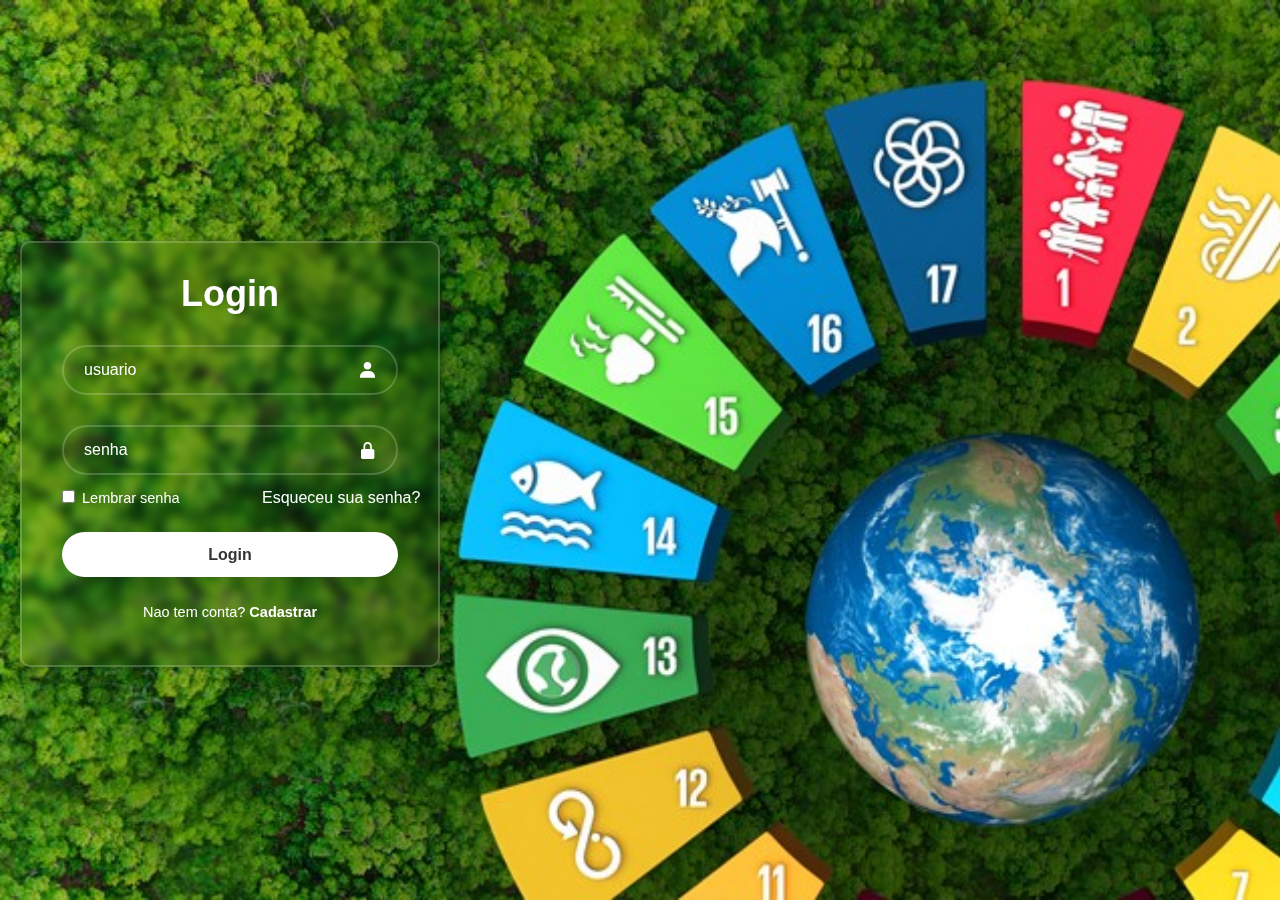
<file: index.html>
<!DOCTYPE html>
<html lang="en">

<head>
    <meta charset="UTF-8">
    <meta name="viewport" content="width=device-width, initial-scale=1.0">
    <link rel="stylesheet" href="style.css">
    <link href='https://unpkg.com/boxicons@2.1.4/css/boxicons.min.css' rel='stylesheet'>
    <title>Login Form</title>
    <script src="script.js"></script>
</head>

<body>

    <div class="wrapper">
        <form action="">
            <h1>Login</h1>
            <div class="input-box">
                <input type="text" placeholder="usuario" id="email" required>
                <i class='bx bxs-user'></i>
            </div>
            <div class="input-box">
                <input type="password" placeholder="senha" id="password" required>
                <i class='bx bxs-lock-alt'></i>
            </div>
            <div class="remember-forgot">


                <label><input type="checkbox"> Lembrar senha</label>

                <button type="submit" class="btn" onclick="auth()">Login</button>

            </div>
            <a id="atext" href="#">Esqueceu sua senha?</a>
            <div class="register-link">
                <p>Nao tem conta? <a href="#">Cadastrar</a> </p>
            </div>

        </form>
    </div>

</body>

</html>
</file>
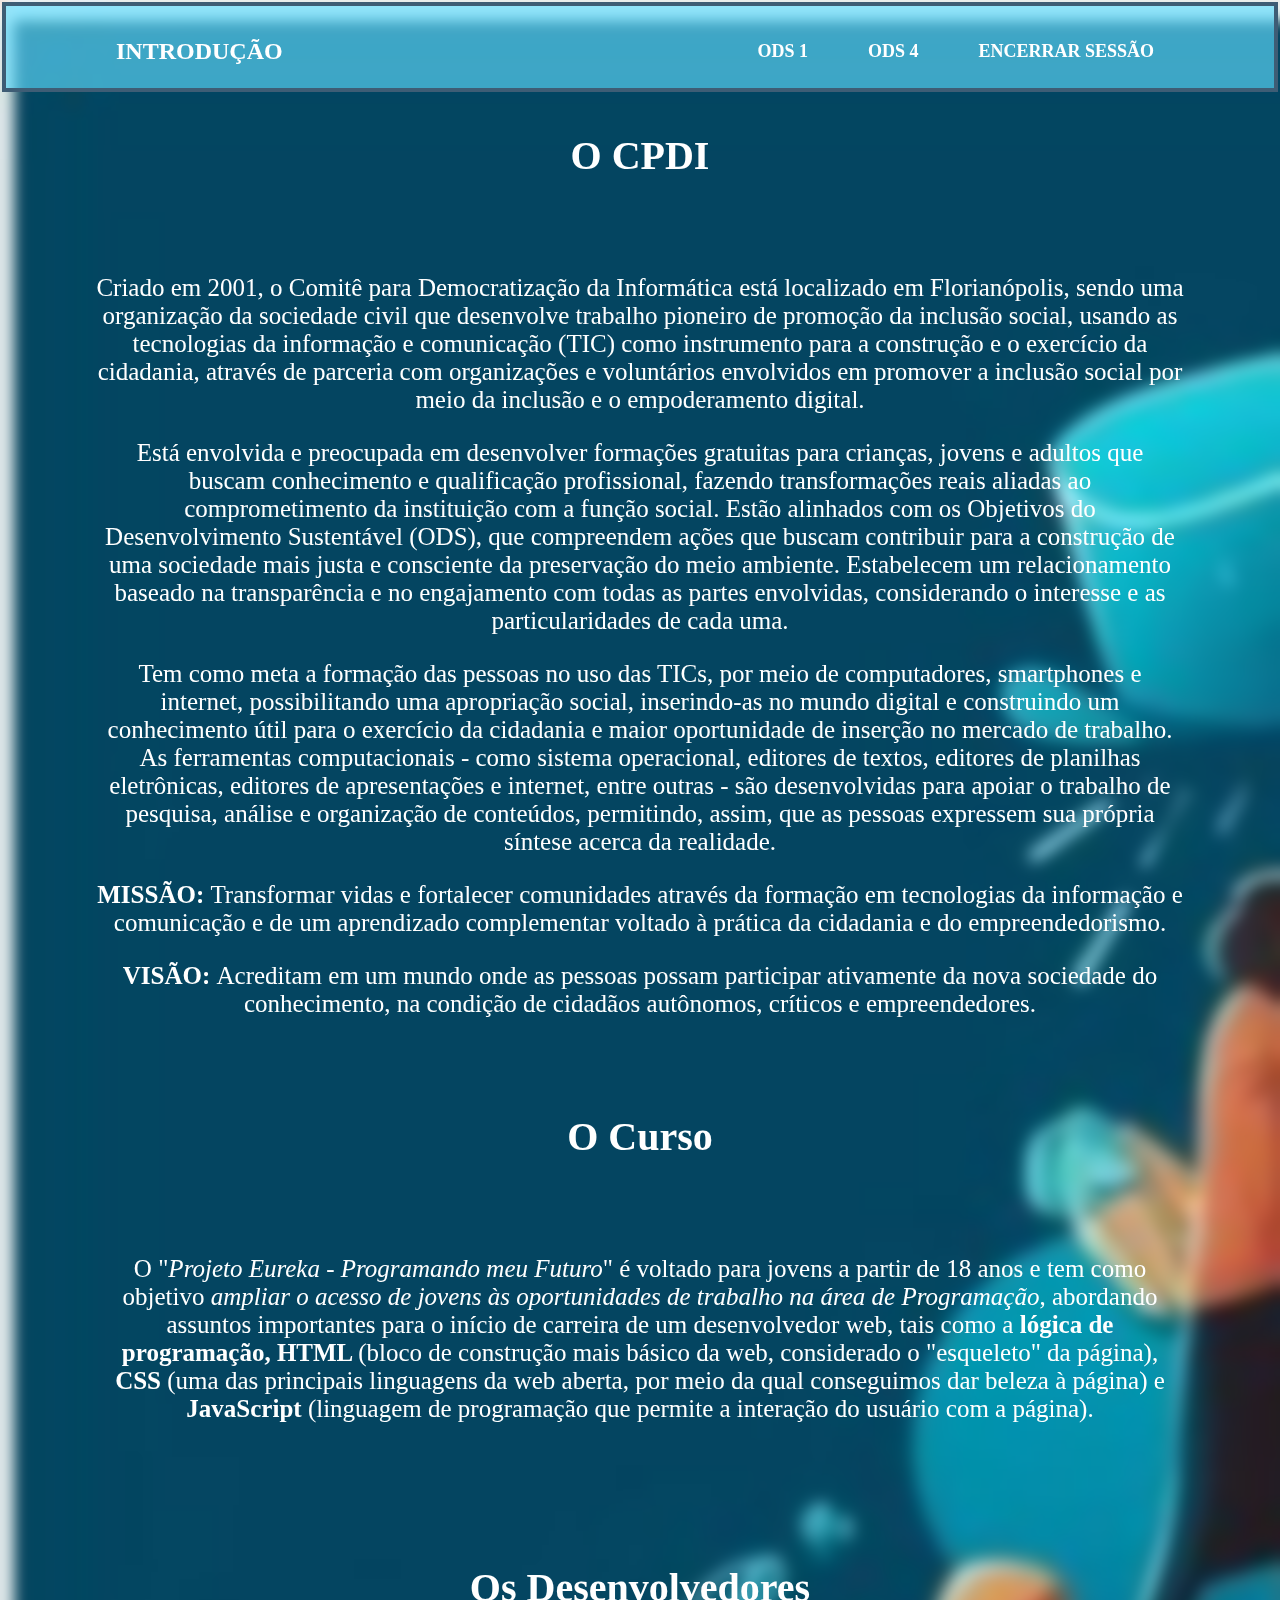
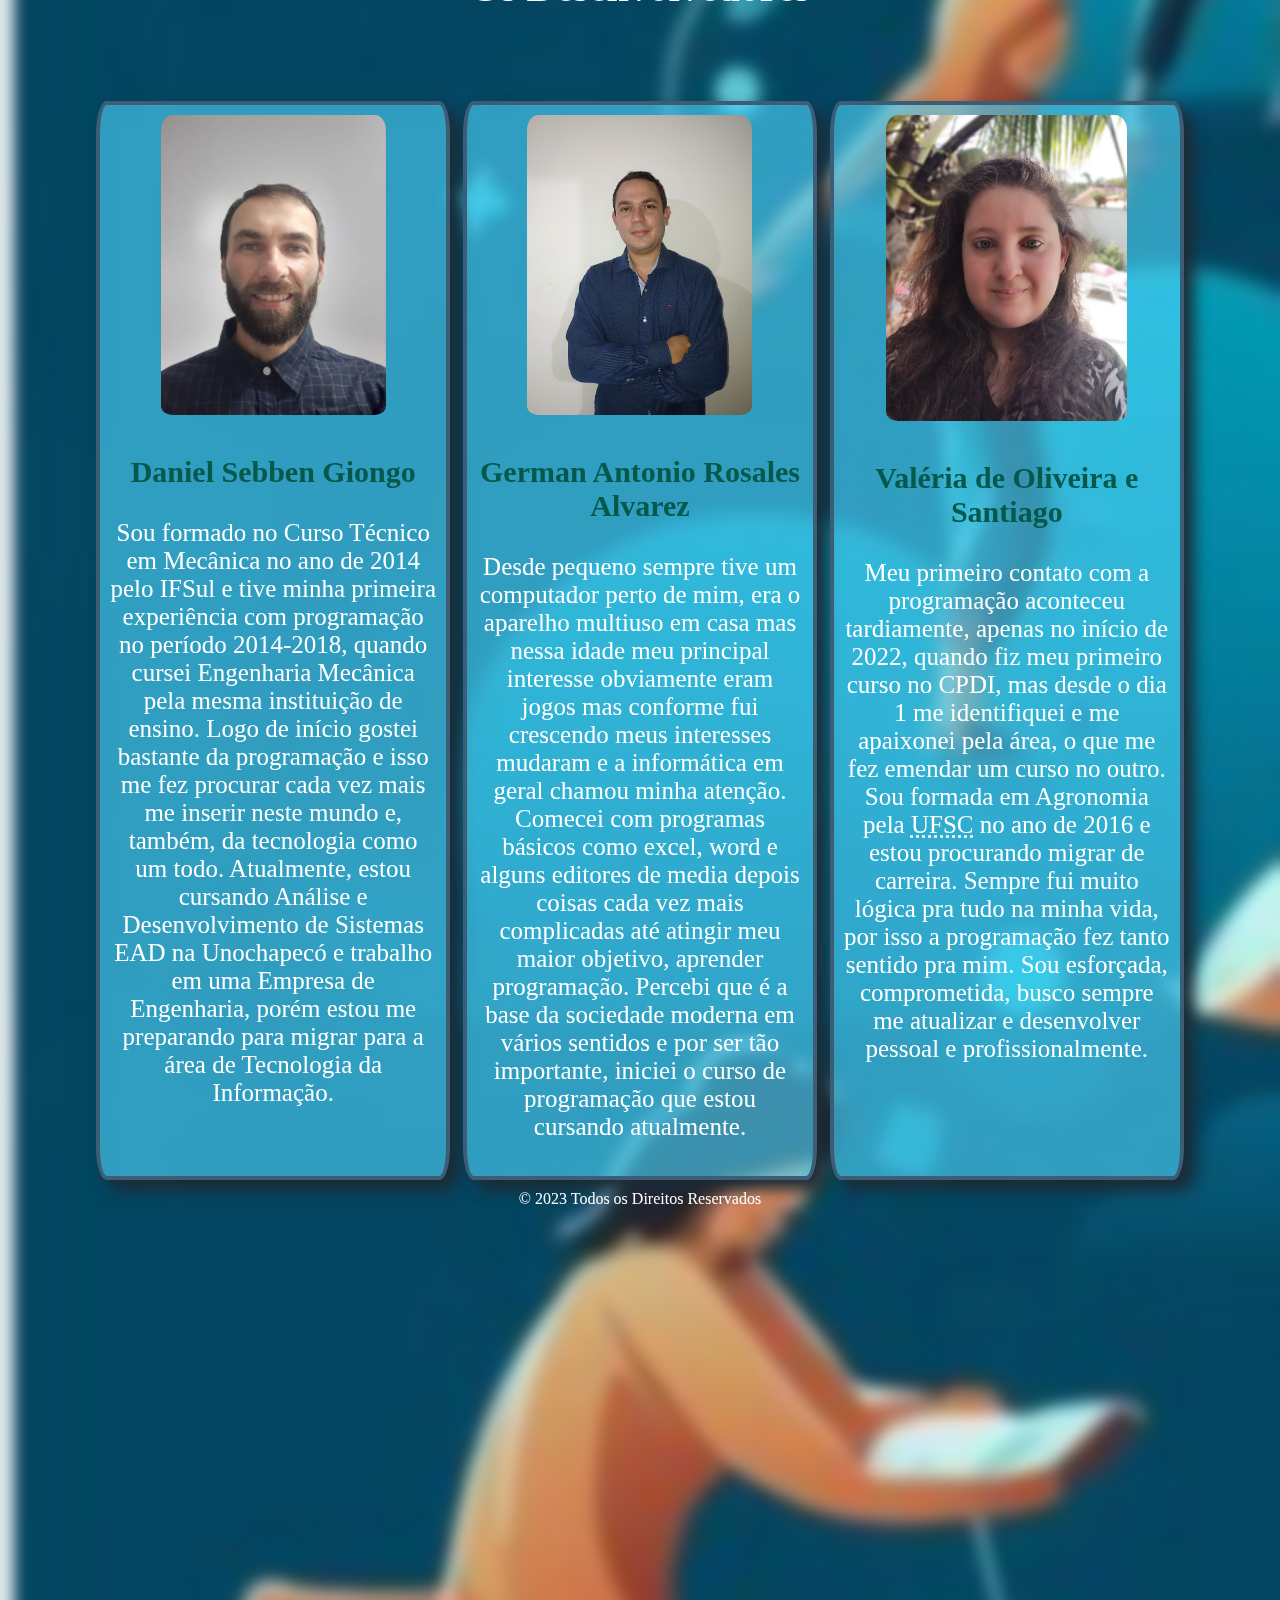
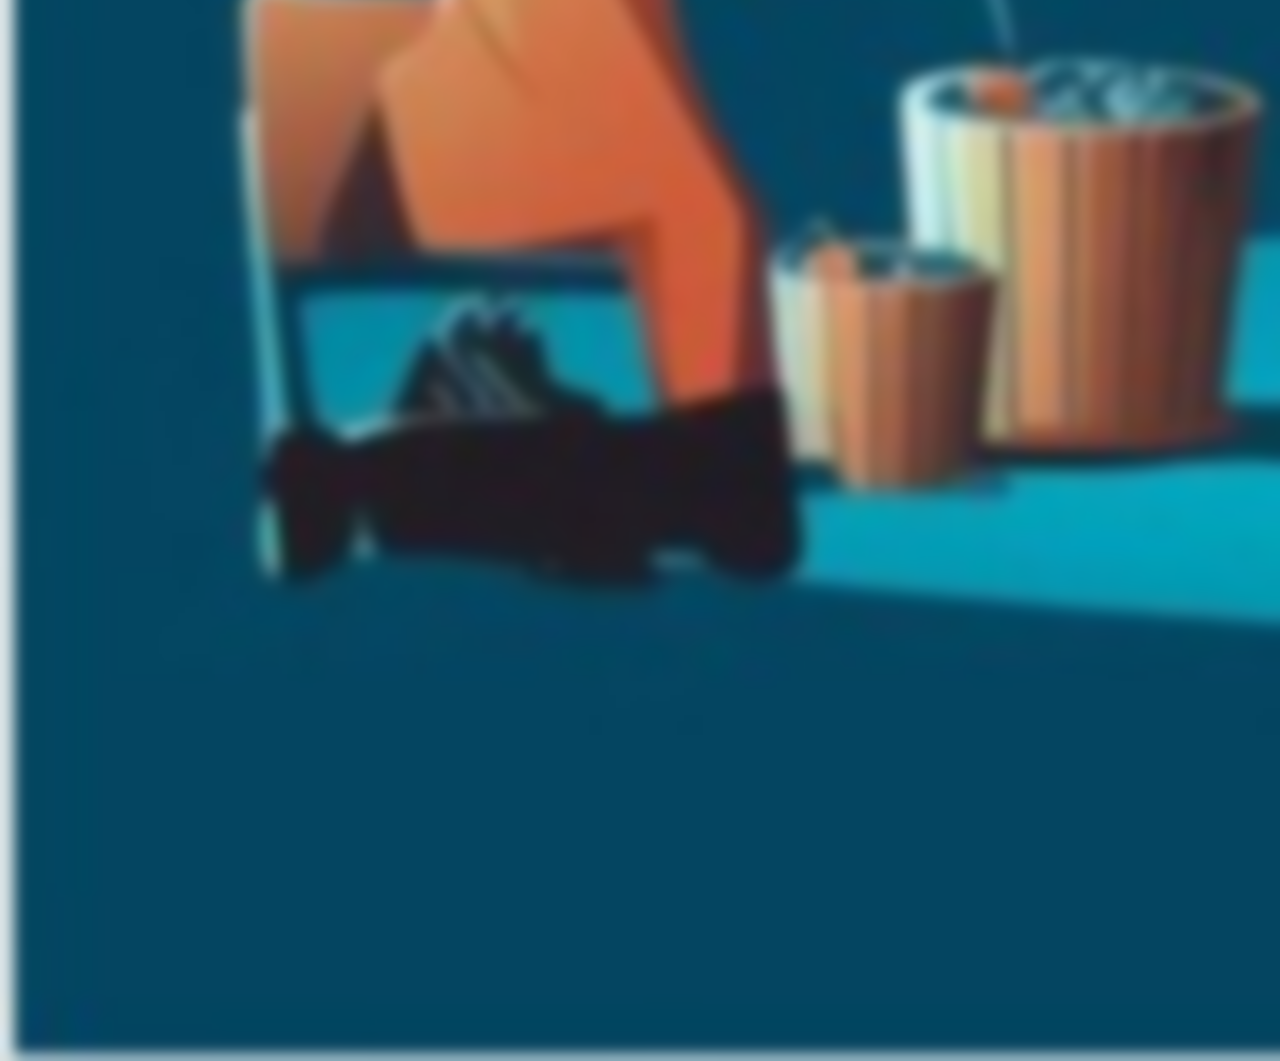
<file: inicial.html>
<!DOCTYPE html>
<html lang="pt-br">
<head>
    <meta charset="UTF-8">
    <meta name="viewport" content="width=device-width, initial-scale=1.0">
    <title>Introdução</title>
    <link rel="stylesheet" href="style2.css">
</head>
<body>


    <div class="header">
        <div class="logo">INTRODUÇÃO</div>
        <ul>
            
            <li> <a href="paginaODS1.html">ODS 1</a></li>
            <li> <a href="paginaODS4.html">ODS 4</a></li>
            <li> <a href="index.html">ENCERRAR SESSÃO</a></li>
            
        
        </ul>
 
    <div id="cpdi">

        <br>
        <br>
        <h2>O CPDI</h2>
        <p>Criado em 2001, o Comitê para Democratização da Informática está localizado em Florianópolis, sendo uma organização da sociedade civil que desenvolve trabalho pioneiro de promoção da inclusão social, usando as tecnologias da informação e comunicação (TIC) como instrumento para a construção e o exercício da cidadania, através de parceria com organizações e voluntários envolvidos em promover a inclusão social por meio da inclusão e o empoderamento digital.</p>
        <p>Está envolvida e preocupada em desenvolver formações gratuitas para crianças, jovens e adultos que buscam conhecimento e qualificação profissional, fazendo transformações reais aliadas ao comprometimento da instituição com a função social. Estão alinhados com os Objetivos do Desenvolvimento Sustentável (ODS), que compreendem ações que buscam contribuir para a construção de uma sociedade mais justa e consciente da preservação do meio ambiente. Estabelecem um relacionamento baseado na transparência e no engajamento com todas as partes envolvidas, considerando o interesse e as particularidades de cada uma.</p>
        <p>Tem como meta a formação das pessoas no uso das TICs, por meio de computadores, smartphones e internet, possibilitando uma apropriação social, inserindo-as no mundo digital e construindo um conhecimento útil para o exercício da cidadania e maior oportunidade de inserção no mercado de trabalho. As ferramentas computacionais - como sistema operacional, editores de textos, editores de planilhas eletrônicas, editores de apresentações e internet, entre outras - são desenvolvidas para apoiar o trabalho de pesquisa, análise e organização de conteúdos, permitindo, assim, que as pessoas expressem sua própria síntese acerca da realidade.</p>
        <p><strong>MISSÃO: </strong>Transformar vidas e fortalecer comunidades através da formação em tecnologias da informação e comunicação e de um aprendizado complementar voltado à prática da cidadania e do empreendedorismo.</p>
        <p><strong>VISÃO: </strong>Acreditam em um mundo onde as pessoas possam participar ativamente da nova sociedade do conhecimento, na condição de cidadãos autônomos, críticos e empreendedores.</p>
    </div>

    <div id="eureka">
        <h2>O Curso</h2>
        <p>O "<em>Projeto Eureka - Programando meu Futuro</em>" é voltado para jovens a partir de 18 anos e tem como objetivo <em>ampliar o acesso de jovens às oportunidades de trabalho na área de Programação</em>, abordando assuntos importantes para o início de carreira de um desenvolvedor web, tais como a <strong>lógica de programação, HTML </strong>(bloco de construção mais básico da web, considerado o "esqueleto" da página), <strong>CSS</strong> (uma das principais linguagens da web aberta, por meio da qual conseguimos dar beleza à página) e <strong>JavaScript</strong> (linguagem de programação que permite a interação do usuário com a página).</p>
    </div>

    <br>
    <br>
   


    <div id="devs">
        <h2>Os Desenvolvedores</h2>
        <div class="box">
            <div class="dev">
                <img src="imagenes/photo_2023-12-05_21-07-10.jpg" alt="Daniel" class="foto">
                <h3 id="h3tittle">Daniel Sebben Giongo</h3>
                <p>Sou formado no Curso Técnico em Mecânica no ano de 2014 pelo IFSul e tive minha primeira experiência com programação no período 2014-2018, quando cursei Engenharia Mecânica pela mesma instituição de ensino. Logo de início gostei bastante da programação e isso me fez procurar cada vez mais me inserir neste mundo e, também, da tecnologia como um todo. Atualmente, estou cursando Análise e Desenvolvimento de Sistemas EAD na Unochapecó e trabalho em uma Empresa de Engenharia, porém estou me preparando para migrar para a área de Tecnologia da Informação.</p>
            </div>

            <div class="dev">
                <img src="imagenes/IMG_20230506_221554.jpg" alt="German" class="foto">
                <h3 id="h3tittle">German Antonio Rosales Alvarez</h3>
                <p>Desde pequeno sempre tive um computador perto de mim, era o aparelho multiuso em casa mas nessa idade meu principal interesse obviamente eram jogos mas conforme fui crescendo meus interesses mudaram e a informática em geral chamou minha atenção. Comecei com programas básicos como excel, word e alguns editores de media depois coisas cada vez mais complicadas até atingir meu maior objetivo, aprender programação. Percebi que é a base da sociedade moderna em vários sentidos e por ser tão importante, iniciei o curso de programação que estou cursando atualmente.</p>
            </div>

            <div class="dev">
                <img src="imagenes/val.jpg" alt="Valéria" class="fotoval">
                <h3 id="h3tittle">Valéria de Oliveira e Santiago</h3>
                <p>Meu primeiro contato com a programação aconteceu tardiamente, apenas no início de 2022, quando fiz meu primeiro curso no CPDI, mas desde o dia 1 me identifiquei e me apaixonei pela área, o que me fez emendar um curso no outro. Sou formada em Agronomia pela <abbr title="Universidade Federal de Santa Catarina">UFSC</abbr> no ano de 2016 e estou procurando migrar de carreira. Sempre fui muito lógica pra tudo na minha vida, por isso a programação fez tanto sentido pra mim. Sou esforçada, comprometida, busco sempre me atualizar e desenvolver pessoal e profissionalmente.</p>
            </div>
        </div>
    </div>

    <footer>&copy 2023 Todos os Direitos Reservados</footer>

</body>
</html>
</file>
<file: style.css>
* {
    margin: 0;
    padding: 0;
    box-sizing: border-box;
    font-family: sans-serif;
}

body {
    display: flex;
    justify-content: center;
    align-items: center;
    min-height: 100vh;
    background: url(imagenes/2030-agenda.jpg) no-repeat;
    background-size: cover;
    background-position: center;
}

.wrapper {
    width: 420px;
    background: transparent;
    color: #fff;
    border-radius: 10px;
    padding: 30px 40px;
    border: 2px solid rgba(255, 255, 255, .2);
    backdrop-filter: blur(5px);
    box-shadow: 0 0 10px rgba(0, 0, 0, .2);
    position: relative;
    top: 4px;
    left: -410px;
}


.wrapper h1 {
    font-size: 36px;
    text-align: center;
    text-shadow: 2px;
}

.wrapper .input-box {
    width: 100%;
    position: relative;
    height: 50px;
    margin: 30px 0;
}

.input-box input {
    width: 100%;
    height: 100%;
    background: transparent;
    border: none;
    outline: none;
    border: 2px solid rgba(255, 255, 255, .2);
    border-radius: 40px;
    font-size: 16px;
    color: #fff;
    padding: 20px 45px 20px 20px;
}

.input-box input::placeholder {
    color: #fff;
    text-shadow: 2px;
}

#atext{
    text-decoration: none;
    color: #fff;
    position: relative;
    top: -77px;
    left: 200px;
  }

.input-box i {
    position: absolute;
    right: 20px;
    top: 50%;
    transform: translateY(-50%);
    font-size: 20px;

}

.wrapper .remember-forgot {

    justify-content: space-between;
    font-size: 14.5px;
    margin: -15px 0 15px;
}

.remember-forgot label input {
    accent-color: #fff;
    margin-right: 3px;
}

.remember-forgot a {
    text-decoration: none;
    color: #fff;
}

.remember-forgot a:hover {
    text-decoration: underline;
}

.wrapper .btn {
    position: relative;
    top: 26px;
    width: 100%;
    height: 45px;
    background: #fff;
    border: none;
    outline: none;
    border-radius: 40px;
    box-shadow: 0 0 10px rgba(0, 0, 0, .1);
    cursor: pointer;
    font-size: 16px;
    color: #333;
    font-weight: 600;
}

.wrapper .register-link {
    font-size: 14.5px;
    text-align: center;
    margin: 20px 0 15px;
}

.register-link p a {
    color: #fff;
    text-decoration: none;
    font-weight: 600;
}

.register-link p a:hover {
    text-decoration: underline;
}
</file>
<file: style2.css>
body{
    height:100%;
}

:root {
    --cor0: #b9def9;
    --cor1: #82c3f5;
    --cor2: #74afdb;
    --cor3: #6090b5;
    --cor4: #3e5d75;
    --cor5: #1c2b36;
}

.box {
    display: flex;
    justify-content: space-between;
    padding-top: 10px;
}

.dev{
    width: 30%;
    border: 4px solid var(--cor4);
    border-radius: 3%;
    text-align: center;
    padding: 10px;
    box-shadow: 10px 10px 15px var(--cor5);
    background: rgba(79, 217, 255, 0.6);
}

.foto{
    border-radius: 5%;
    height: 300px;
    padding-bottom: 6px;
}

.fotoval{
    border-radius: 5%;
    height: 306px;
    padding-bottom: 6px;
}


.header {
    top: 0;
    left: 0;
    width: 100%;
    height: 90px;
    padding: 10px 90px;
    box-sizing: border-box;
    background: rgba(95, 220, 255, 0.64);
    border-bottom: 1px;
    border: 4px solid var(--cor4);
}

.header .logo {
    padding: 22px 20px;
    height: 70px;
    float: left;
    font-size: 24px;
    font-weight: bold;
    text-transform: uppercase;
    color: #fff;
}

.header ul {
    list-style: none;
    float: right;
    margin: 0;
    padding: 0;
    display: flex;
}

.header ul li a {
    line-height: 70px;
    color: #fff;
    padding: 12px 30px;
    text-decoration: none;
    font-size: 18px;
    font-weight: bold;
    text-transform: uppercase;
}

.header ul li a:hover {
    transition: 0.3s;
    background-color: #019BB6;
    border: 1px solid #fff;
    border-radius: 5%;
}


h2{
    padding: 70px;
    margin: 10px;
    text-align: center;
    font-size: 40px;
    color: rgb(255, 255, 255);
    text-shadow: 2px 0 #000000, -2px 0 #000000, 0 2px #000000, 0 -2rgb(0, 0, 0)fff,
  1px 1px #000000, -1px -1rgb(0, 0, 0)fff, 1rgb(0, 0, 0)1px #000000, -1px 1px #000000;
}


p{
    text-align: center;
    color: rgb(255, 255, 255);
    font-size: 25px;
    text-shadow: 2px 0 #000000, -2px 0 #000000, 0 2px #000000, 0 -2rgb(0, 0, 0)fff,
    1px 1px #000000, -1px -1rgb(0, 0, 0)fff, 1rgb(0, 0, 0)1px #000000, -1px 1px #000000;
            
}

body{
    background: url(imagenes/WhatsApp\ Image\ 2023-11-22\ at\ 9.04.16\ PM.jpeg);
    background-size: cover; 
    background-repeat: no-repeat;
    height: 473vh;
    padding: 2px;
    margin: 0px;
    backdrop-filter: blur(7px);
}

#h3tittle{
    font-size: 30px;
    color: rgb(4, 89, 75);
}

footer {
    text-align: center;
    padding: 10px;
    color: #fff;
}
</file>
